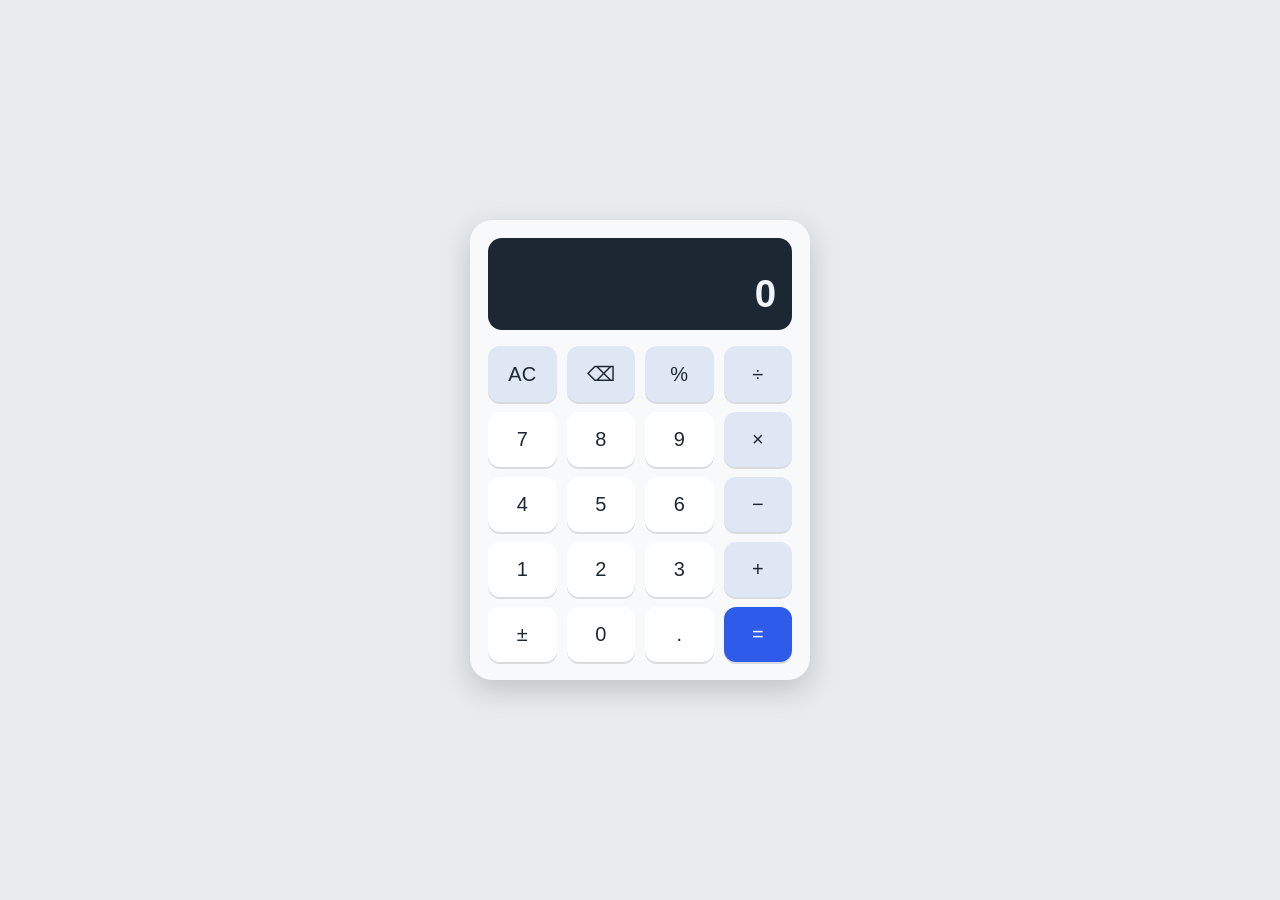
<file: calculator (2).html>
<!DOCTYPE html>
<html lang="en">
<head>
<meta charset="UTF-8">
<meta name="viewport" content="width=device-width, initial-scale=1">
<title>Calculator</title>
<style>
  :root { --bg:#e9ecef; --body:#f8f9fa; --key:#ffffff; --key-text:#1d2733; --op:#dfe7f5; --accent:#2f5bea; --accent-text:#fff; --screen:#1d2733; --screen-text:#f1f5f9; }
  @media (prefers-color-scheme: dark) {
    :root { --bg:#14181d; --body:#1d232b; --key:#2a323d; --key-text:#eef2f6; --op:#34405a; --accent:#5b84ff; --accent-text:#0f1620; --screen:#0f1318; }
  }
  * { box-sizing: border-box; }
  html, body { height: 100%; margin: 0; }
  body { display:grid; place-items:center; background:var(--bg); font-family: "Trebuchet MS", "Segoe UI", sans-serif; }
  .calc { width:min(92vw,340px); background:var(--body); border-radius:22px; padding:18px; box-shadow:0 10px 30px rgba(0,0,0,.18); }
  .screen { background:var(--screen); color:var(--screen-text); border-radius:14px; padding:14px 16px; text-align:right; min-height:92px; display:flex; flex-direction:column; justify-content:flex-end; overflow:hidden; }
  .expr { font-size:.95rem; opacity:.65; min-height:1.3em; word-break:break-all; }
  .value { font-size:2.4rem; font-weight:600; word-break:break-all; line-height:1.15; }
  .keys { display:grid; grid-template-columns:repeat(4,1fr); gap:10px; margin-top:16px; }
  button { font:inherit; font-size:1.25rem; padding:16px 0; border:0; border-radius:12px; background:var(--key); color:var(--key-text); cursor:pointer; box-shadow:0 2px 0 rgba(0,0,0,.12); }
  button:active { transform:translateY(1px); }
  button:focus-visible { outline:3px solid var(--accent); outline-offset:2px; }
  button.op { background:var(--op); }
  button.eq { background:var(--accent); color:var(--accent-text); }
  button.wide { grid-column:span 2; }
</style>
</head>
<body>
<main class="calc" aria-label="Calculator">
  <div class="screen" aria-live="polite">
    <div class="expr" id="expr"></div>
    <div class="value" id="value">0</div>
  </div>
  <div class="keys" id="keys">
    <button class="op" data-a="clear">AC</button>
    <button class="op" data-a="back">⌫</button>
    <button class="op" data-a="percent">%</button>
    <button class="op" data-a="op" data-v="÷">÷</button>

    <button data-a="num" data-v="7">7</button>
    <button data-a="num" data-v="8">8</button>
    <button data-a="num" data-v="9">9</button>
    <button class="op" data-a="op" data-v="×">×</button>

    <button data-a="num" data-v="4">4</button>
    <button data-a="num" data-v="5">5</button>
    <button data-a="num" data-v="6">6</button>
    <button class="op" data-a="op" data-v="−">−</button>

    <button data-a="num" data-v="1">1</button>
    <button data-a="num" data-v="2">2</button>
    <button data-a="num" data-v="3">3</button>
    <button class="op" data-a="op" data-v="+">+</button>

    <button data-a="sign">±</button>
    <button data-a="num" data-v="0">0</button>
    <button data-a="dot">.</button>
    <button class="eq" data-a="eq">=</button>
  </div>
</main>

<script>
  let current = "0", prev = null, op = null, justEvaluated = false;
  const valueEl = document.getElementById("value");
  const exprEl = document.getElementById("expr");

  function compute(a, b, o) {
    switch (o) {
      case "+": return a + b;
      case "−": return a - b;
      case "×": return a * b;
      case "÷": return b === 0 ? NaN : a / b;
    }
  }
  function fmt(n) {
    if (!isFinite(n)) return "Cannot divide by zero";
    return String(parseFloat(n.toPrecision(12)));
  }
  function render() {
    valueEl.textContent = current;
    exprEl.textContent = op ? `${prev} ${op}` : "";
  }
  function reset() { current = "0"; prev = null; op = null; justEvaluated = false; }

  function press(a, v) {
    if (current === "Cannot divide by zero") reset();
    if (a === "num") {
      if (justEvaluated) { current = "0"; justEvaluated = false; }
      current = current === "0" ? v : current + v;
    } else if (a === "dot") {
      if (justEvaluated) { current = "0"; justEvaluated = false; }
      if (!current.includes(".")) current += ".";
    } else if (a === "clear") {
      reset();
    } else if (a === "back") {
      current = current.length > 1 && !(current.length === 2 && current[0] === "-")
        ? current.slice(0, -1) : "0";
    } else if (a === "sign") {
      if (current !== "0") current = current.startsWith("-") ? current.slice(1) : "-" + current;
    } else if (a === "percent") {
      current = fmt(parseFloat(current) / 100);
    } else if (a === "op") {
      if (op && !justEvaluated && prev !== null) {
        const r = compute(parseFloat(prev), parseFloat(current), op);
        current = fmt(r);
        if (!isFinite(r)) { prev = null; op = null; render(); return; }
      }
      prev = current; op = v; justEvaluated = false;
      current = "0";
      // keep the previous value visible while typing the next one
      valueEl.textContent = prev; exprEl.textContent = `${prev} ${op}`;
      pendingFresh = true;
      return;
    } else if (a === "eq") {
      if (op === null) return;
      const r = compute(parseFloat(prev), parseFloat(current), op);
      exprEl.textContent = `${prev} ${op} ${current} =`;
      current = fmt(r);
      prev = null; op = null; justEvaluated = true;
      valueEl.textContent = current;
      return;
    }
    render();
  }
  let pendingFresh = false;

  document.getElementById("keys").addEventListener("click", e => {
    const b = e.target.closest("button");
    if (b) press(b.dataset.a, b.dataset.v);
  });

  document.addEventListener("keydown", e => {
    const k = e.key;
    if (/^[0-9]$/.test(k)) press("num", k);
    else if (k === ".") press("dot");
    else if (k === "+") press("op", "+");
    else if (k === "-") press("op", "−");
    else if (k === "*") press("op", "×");
    else if (k === "/") { e.preventDefault(); press("op", "÷"); }
    else if (k === "Enter" || k === "=") { e.preventDefault(); press("eq"); }
    else if (k === "Backspace") press("back");
    else if (k === "Escape") press("clear");
    else if (k === "%") press("percent");
  });
</script>
</body>
</html>
</file>
